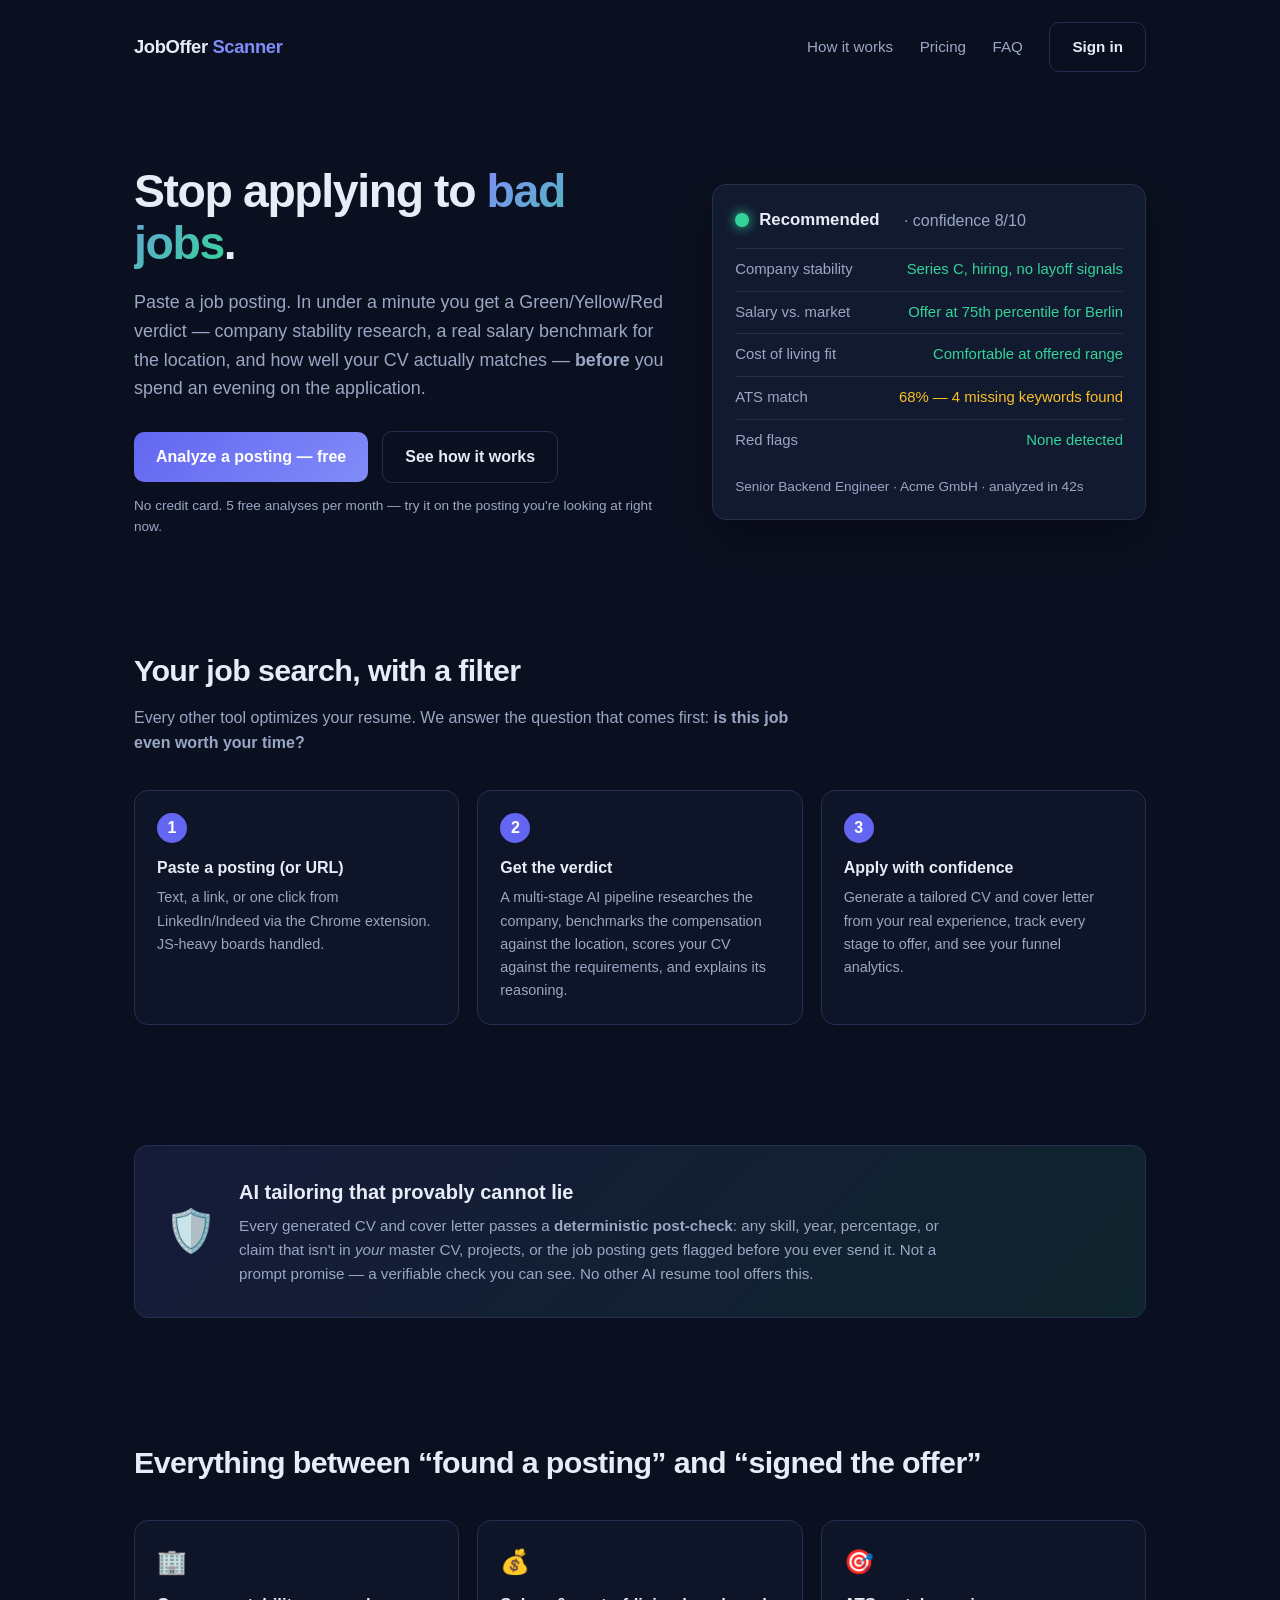
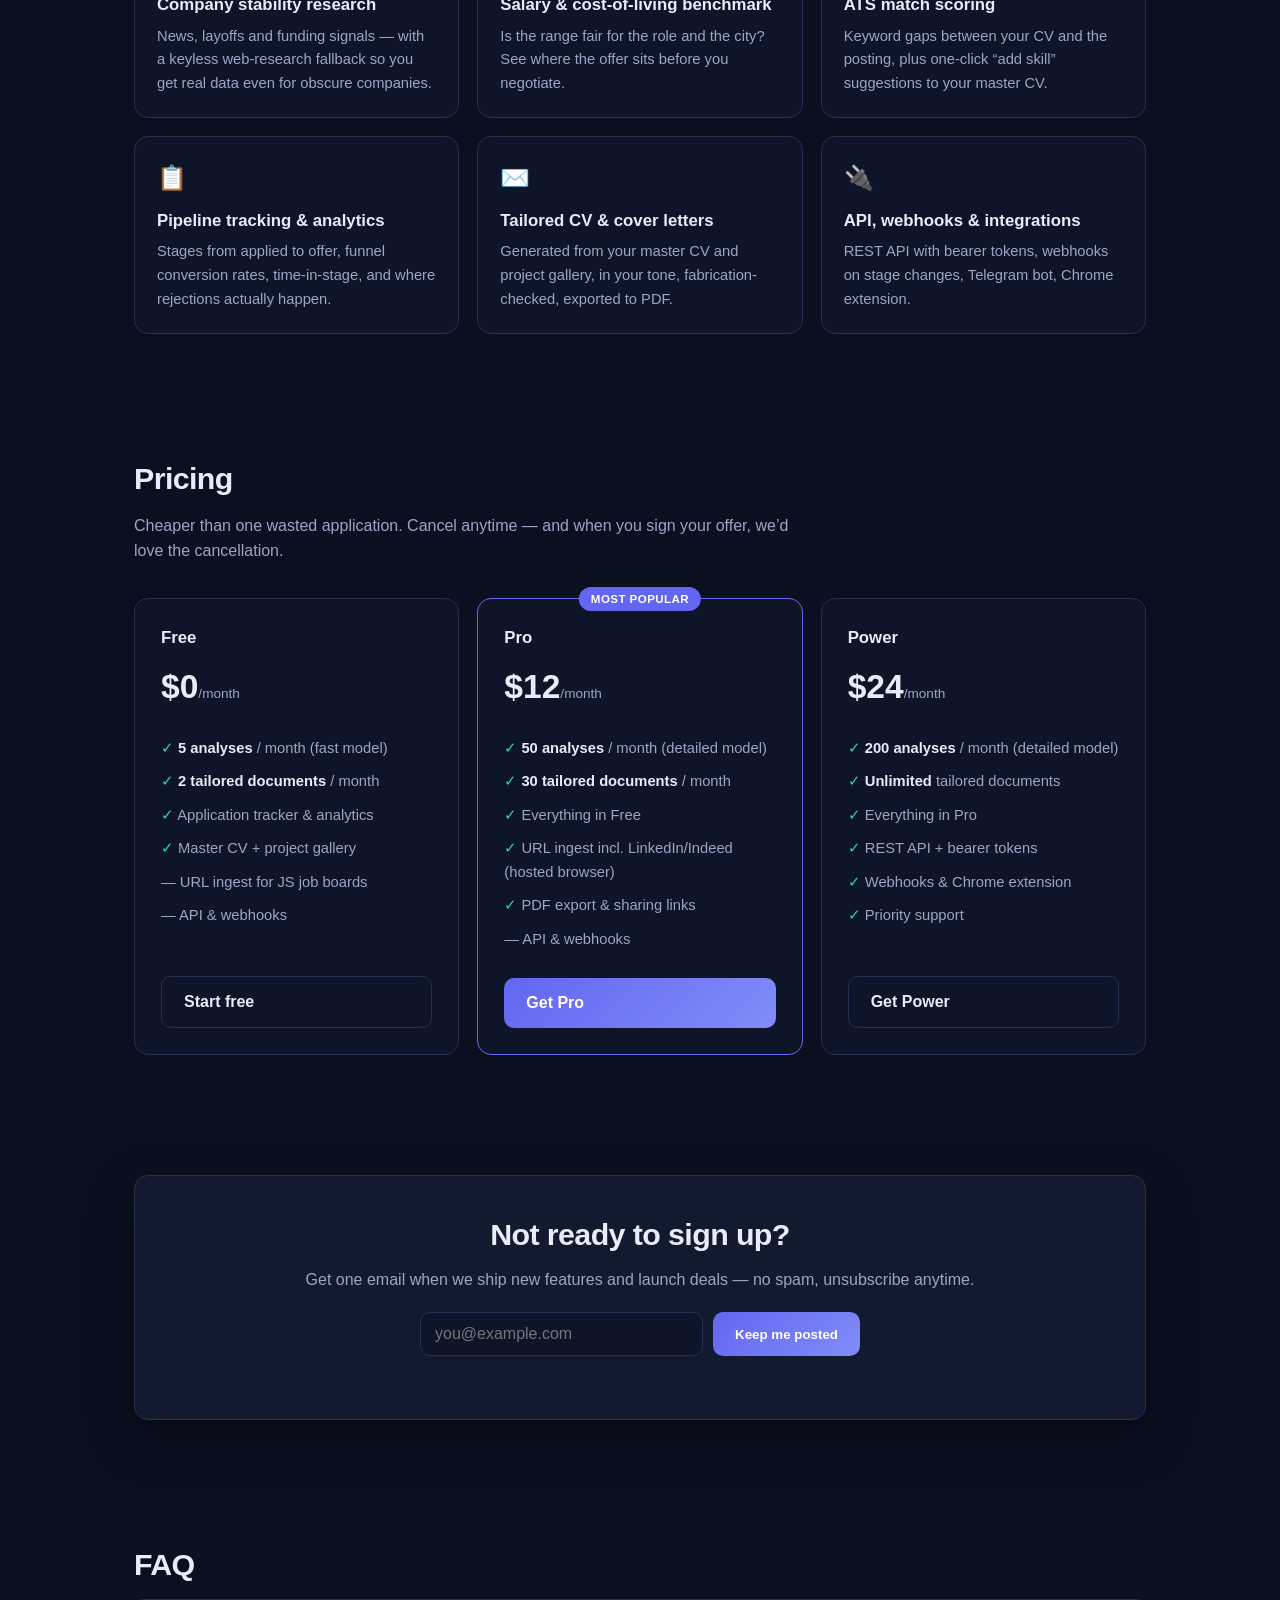
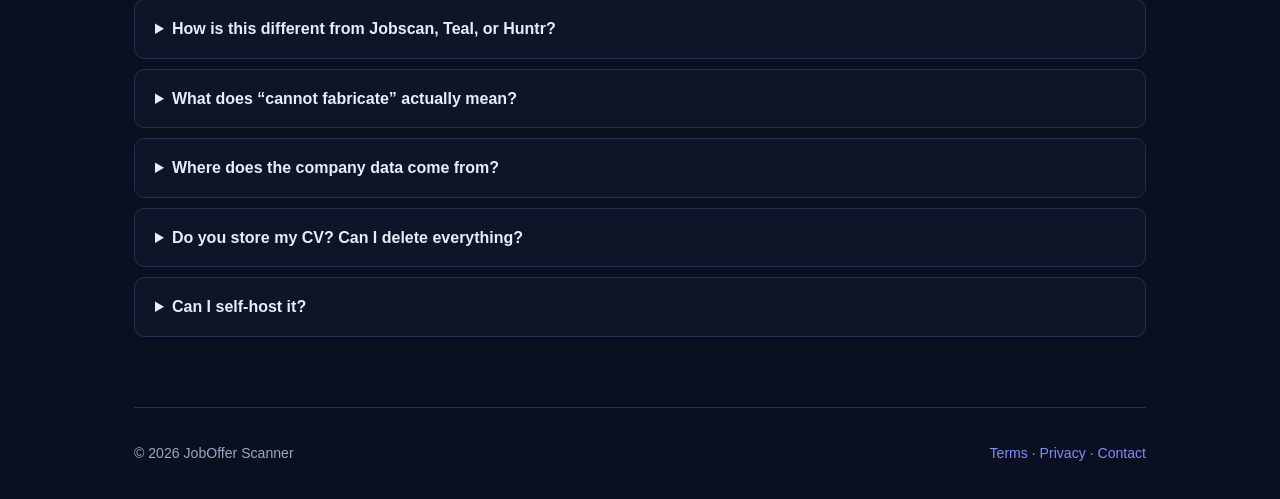
<file: landing/index.html>
<!DOCTYPE html>
<html lang="en">
<head>
<meta charset="utf-8">
<meta name="viewport" content="width=device-width, initial-scale=1">
<title>JobOffer Scanner — Stop applying to bad jobs</title>
<meta name="description" content="Paste a job posting, get a Green/Yellow/Red verdict — company stability, real salary benchmark, ATS fit — before you waste an evening on the application. AI tailoring that provably cannot fabricate.">
<meta property="og:title" content="JobOffer Scanner — Stop applying to bad jobs">
<meta property="og:description" content="Paste a posting, get a verdict: company stability, salary benchmark, ATS fit. AI CV tailoring that provably can't lie.">
<meta property="og:type" content="website">
<style>
  :root{
    --bg:#0b1020; --panel:#121a30; --panel2:#0e1528; --text:#e8ecf6; --muted:#9aa7c4;
    --green:#34d399; --yellow:#fbbf24; --red:#f87171; --accent:#6366f1; --accent2:#818cf8;
    --border:#24304f; --radius:14px;
  }
  *{box-sizing:border-box;margin:0;padding:0}
  body{font-family:-apple-system,BlinkMacSystemFont,"Segoe UI",Roboto,Inter,sans-serif;background:var(--bg);color:var(--text);line-height:1.6}
  a{color:var(--accent2);text-decoration:none}
  .wrap{max-width:1060px;margin:0 auto;padding:0 24px}
  header{padding:22px 0;display:flex;justify-content:space-between;align-items:center}
  .logo{font-weight:800;font-size:1.15rem;letter-spacing:-.02em}
  .logo span{color:var(--accent2)}
  nav a{color:var(--muted);margin-left:22px;font-size:.95rem}
  nav a:hover{color:var(--text)}
  .btn{display:inline-block;padding:12px 22px;border-radius:10px;font-weight:600;border:1px solid var(--border);color:var(--text)}
  .btn.primary{background:linear-gradient(135deg,var(--accent),var(--accent2));border:none;color:#fff}
  .btn.primary:hover{filter:brightness(1.1)}
  .btn.ghost:hover{border-color:var(--accent2)}
  /* hero */
  .hero{padding:72px 0 48px;display:grid;grid-template-columns:1.1fr .9fr;gap:48px;align-items:center}
  .hero h1{font-size:2.9rem;line-height:1.12;letter-spacing:-.03em;font-weight:800}
  .hero h1 em{font-style:normal;background:linear-gradient(135deg,var(--accent2),var(--green));-webkit-background-clip:text;background-clip:text;color:transparent}
  .hero p.sub{margin:18px 0 28px;color:var(--muted);font-size:1.12rem;max-width:34rem}
  .hero .cta-row{display:flex;gap:14px;flex-wrap:wrap;align-items:center}
  .hero .note{color:var(--muted);font-size:.85rem;margin-top:12px}
  /* verdict card demo */
  .card{background:var(--panel);border:1px solid var(--border);border-radius:var(--radius);padding:22px;box-shadow:0 18px 50px rgba(0,0,0,.35)}
  .verdict-head{display:flex;align-items:center;gap:10px;margin-bottom:14px}
  .light{width:14px;height:14px;border-radius:50%;background:var(--green);box-shadow:0 0 12px var(--green)}
  .verdict-head b{font-size:1.05rem}
  .vrow{display:flex;justify-content:space-between;padding:9px 0;border-top:1px solid var(--border);font-size:.93rem}
  .vrow .k{color:var(--muted)}
  .vrow .v.good{color:var(--green)} .vrow .v.warn{color:var(--yellow)}
  .vfoot{margin-top:14px;font-size:.85rem;color:var(--muted)}
  /* sections */
  section{padding:60px 0}
  h2{font-size:1.9rem;letter-spacing:-.02em;margin-bottom:10px}
  .lead{color:var(--muted);max-width:42rem;margin-bottom:34px}
  .grid3{display:grid;grid-template-columns:repeat(3,1fr);gap:18px}
  .feat{background:var(--panel2);border:1px solid var(--border);border-radius:var(--radius);padding:22px}
  .feat .ico{font-size:1.5rem}
  .feat h3{margin:10px 0 6px;font-size:1.05rem}
  .feat p{color:var(--muted);font-size:.92rem}
  /* no-fabrication banner */
  .guarantee{background:linear-gradient(135deg,rgba(99,102,241,.12),rgba(52,211,153,.10));border:1px solid var(--border);border-radius:var(--radius);padding:30px;display:grid;grid-template-columns:auto 1fr;gap:22px;align-items:center}
  .guarantee .shield{font-size:2.6rem}
  .guarantee h3{font-size:1.25rem;margin-bottom:6px}
  .guarantee p{color:var(--muted);font-size:.95rem;max-width:46rem}
  /* pricing */
  .plans{display:grid;grid-template-columns:repeat(3,1fr);gap:18px;align-items:stretch}
  .plan{background:var(--panel2);border:1px solid var(--border);border-radius:var(--radius);padding:26px;display:flex;flex-direction:column}
  .plan.hot{border-color:var(--accent);position:relative}
  .plan.hot .tag{position:absolute;top:-12px;left:50%;transform:translateX(-50%);background:var(--accent);color:#fff;font-size:.72rem;font-weight:700;padding:3px 12px;border-radius:99px;letter-spacing:.04em}
  .plan h3{font-size:1.05rem}
  .price{font-size:2.1rem;font-weight:800;margin:8px 0 2px}
  .price small{font-size:.85rem;color:var(--muted);font-weight:400}
  .plan ul{list-style:none;margin:16px 0 22px;flex:1}
  .plan li{padding:5px 0;color:var(--muted);font-size:.92rem}
  .plan li b{color:var(--text);font-weight:600}
  .plan li::before{content:"✓  ";color:var(--green)}
  .plan li.no::before{content:"—  ";color:var(--muted)}
  /* how */
  .steps{display:grid;grid-template-columns:repeat(3,1fr);gap:18px;counter-reset:step}
  .step{background:var(--panel2);border:1px solid var(--border);border-radius:var(--radius);padding:22px}
  .step::before{counter-increment:step;content:counter(step);display:inline-flex;width:30px;height:30px;border-radius:50%;background:var(--accent);color:#fff;font-weight:700;align-items:center;justify-content:center;margin-bottom:12px}
  .step h3{font-size:1rem;margin-bottom:6px}
  .step p{color:var(--muted);font-size:.9rem}
  /* faq + footer */
  details{background:var(--panel2);border:1px solid var(--border);border-radius:10px;padding:16px 20px;margin-bottom:10px}
  summary{cursor:pointer;font-weight:600}
  details p{margin-top:10px;color:var(--muted);font-size:.93rem}
  footer{border-top:1px solid var(--border);padding:34px 0;color:var(--muted);font-size:.88rem;display:flex;justify-content:space-between;flex-wrap:wrap;gap:12px}
  @media(max-width:860px){
    .hero{grid-template-columns:1fr;padding-top:40px}
    .grid3,.plans,.steps{grid-template-columns:1fr}
    .hero h1{font-size:2.2rem}
    .guarantee{grid-template-columns:1fr}
  }
</style>
</head>
<body>
<div class="wrap">

<header>
  <div class="logo">JobOffer <span>Scanner</span></div>
  <nav>
    <a href="#how">How it works</a>
    <a href="#pricing">Pricing</a>
    <a href="#faq">FAQ</a>
    <a class="btn ghost" href="/app">Sign in</a>
  </nav>
</header>

<section class="hero">
  <div>
    <h1>Stop applying to <em>bad jobs</em>.</h1>
    <p class="sub">Paste a job posting. In under a minute you get a Green/Yellow/Red
    verdict — company stability research, a real salary benchmark for the
    location, and how well your CV actually matches — <b>before</b> you spend an
    evening on the application.</p>
    <div class="cta-row">
      <a class="btn primary" href="/app">Analyze a posting — free</a>
      <a class="btn ghost" href="#how">See how it works</a>
    </div>
    <p class="note">No credit card. 5 free analyses per month — try it on the posting you're looking at right now.</p>
  </div>
  <div class="card" aria-label="Example verdict">
    <div class="verdict-head"><span class="light"></span><b>Recommended</b>&nbsp;<span style="color:var(--muted)">· confidence 8/10</span></div>
    <div class="vrow"><span class="k">Company stability</span><span class="v good">Series C, hiring, no layoff signals</span></div>
    <div class="vrow"><span class="k">Salary vs. market</span><span class="v good">Offer at 75th percentile for Berlin</span></div>
    <div class="vrow"><span class="k">Cost of living fit</span><span class="v good">Comfortable at offered range</span></div>
    <div class="vrow"><span class="k">ATS match</span><span class="v warn">68% — 4 missing keywords found</span></div>
    <div class="vrow"><span class="k">Red flags</span><span class="v good">None detected</span></div>
    <div class="vfoot">Senior Backend Engineer · Acme GmbH · analyzed in 42s</div>
  </div>
</section>

<section id="how">
  <h2>Your job search, with a filter</h2>
  <p class="lead">Every other tool optimizes your resume. We answer the question that comes first: <b>is this job even worth your time?</b></p>
  <div class="steps">
    <div class="step"><h3>Paste a posting (or URL)</h3><p>Text, a link, or one click from LinkedIn/Indeed via the Chrome extension. JS-heavy boards handled.</p></div>
    <div class="step"><h3>Get the verdict</h3><p>A multi-stage AI pipeline researches the company, benchmarks the compensation against the location, scores your CV against the requirements, and explains its reasoning.</p></div>
    <div class="step"><h3>Apply with confidence</h3><p>Generate a tailored CV and cover letter from your real experience, track every stage to offer, and see your funnel analytics.</p></div>
  </div>
</section>

<section>
  <div class="guarantee">
    <div class="shield">🛡️</div>
    <div>
      <h3>AI tailoring that provably cannot lie</h3>
      <p>Every generated CV and cover letter passes a <b>deterministic post-check</b>: any
      skill, year, percentage, or claim that isn't in <i>your</i> master CV, projects, or
      the job posting gets flagged before you ever send it. Not a prompt promise — a
      verifiable check you can see. No other AI resume tool offers this.</p>
    </div>
  </div>
</section>

<section>
  <h2>Everything between “found a posting” and “signed the offer”</h2>
  <p class="lead"></p>
  <div class="grid3">
    <div class="feat"><div class="ico">🏢</div><h3>Company stability research</h3><p>News, layoffs and funding signals — with a keyless web-research fallback so you get real data even for obscure companies.</p></div>
    <div class="feat"><div class="ico">💰</div><h3>Salary & cost-of-living benchmark</h3><p>Is the range fair for the role and the city? See where the offer sits before you negotiate.</p></div>
    <div class="feat"><div class="ico">🎯</div><h3>ATS match scoring</h3><p>Keyword gaps between your CV and the posting, plus one-click “add skill” suggestions to your master CV.</p></div>
    <div class="feat"><div class="ico">📋</div><h3>Pipeline tracking & analytics</h3><p>Stages from applied to offer, funnel conversion rates, time-in-stage, and where rejections actually happen.</p></div>
    <div class="feat"><div class="ico">✉️</div><h3>Tailored CV & cover letters</h3><p>Generated from your master CV and project gallery, in your tone, fabrication-checked, exported to PDF.</p></div>
    <div class="feat"><div class="ico">🔌</div><h3>API, webhooks & integrations</h3><p>REST API with bearer tokens, webhooks on stage changes, Telegram bot, Chrome extension.</p></div>
  </div>
</section>

<section id="pricing">
  <h2>Pricing</h2>
  <p class="lead">Cheaper than one wasted application. Cancel anytime — and when you sign your offer, we’d love the cancellation.</p>
  <div class="plans">
    <div class="plan">
      <h3>Free</h3>
      <div class="price">$0<small>/month</small></div>
      <ul>
        <li><b>5 analyses</b> / month (fast model)</li>
        <li><b>2 tailored documents</b> / month</li>
        <li>Application tracker & analytics</li>
        <li>Master CV + project gallery</li>
        <li class="no">URL ingest for JS job boards</li>
        <li class="no">API & webhooks</li>
      </ul>
      <a class="btn ghost" href="/app">Start free</a>
    </div>
    <div class="plan hot">
      <span class="tag">MOST POPULAR</span>
      <h3>Pro</h3>
      <div class="price">$12<small>/month</small></div>
      <ul>
        <li><b>50 analyses</b> / month (detailed model)</li>
        <li><b>30 tailored documents</b> / month</li>
        <li>Everything in Free</li>
        <li>URL ingest incl. LinkedIn/Indeed (hosted browser)</li>
        <li>PDF export & sharing links</li>
        <li class="no">API & webhooks</li>
      </ul>
      <a class="btn primary" href="/app?plan=pro">Get Pro</a>
    </div>
    <div class="plan">
      <h3>Power</h3>
      <div class="price">$24<small>/month</small></div>
      <ul>
        <li><b>200 analyses</b> / month (detailed model)</li>
        <li><b>Unlimited</b> tailored documents</li>
        <li>Everything in Pro</li>
        <li>REST API + bearer tokens</li>
        <li>Webhooks & Chrome extension</li>
        <li>Priority support</li>
      </ul>
      <a class="btn ghost" href="/app?plan=power">Get Power</a>
    </div>
  </div>
</section>

<section id="waitlist">
  <div class="card" style="text-align:center;padding:34px">
    <h2 style="margin-bottom:8px">Not ready to sign up?</h2>
    <p class="lead" style="margin:0 auto 20px">Get one email when we ship new
    features and launch deals — no spam, unsubscribe anytime.</p>
    <form id="wl-form" style="display:flex;gap:10px;max-width:440px;margin:0 auto;flex-wrap:wrap;justify-content:center">
      <input id="wl-email" type="email" required placeholder="you@example.com"
        style="flex:1;min-width:220px;padding:12px 14px;border-radius:10px;border:1px solid var(--border);background:var(--panel2);color:var(--text);font-size:1rem">
      <button class="btn primary" type="submit">Keep me posted</button>
    </form>
    <p id="wl-msg" style="margin-top:12px;font-size:.9rem;color:var(--muted);min-height:1.2em"></p>
  </div>
</section>
<script>
  // The API base. Behind the recommended proxy the API is mounted at /api;
  // override here if you host it elsewhere.
  const API_BASE = "/api";
  const form = document.getElementById("wl-form");
  const msg = document.getElementById("wl-msg");
  form.addEventListener("submit", async (e) => {
    e.preventDefault();
    const email = document.getElementById("wl-email").value.trim();
    msg.textContent = "Adding you…";
    try {
      const r = await fetch(API_BASE + "/waitlist", {
        method: "POST",
        headers: {"Content-Type": "application/json"},
        body: JSON.stringify({email, source: "landing"}),
      });
      const data = await r.json().catch(() => ({}));
      if (r.ok) {
        msg.style.color = "var(--green)";
        msg.textContent = data.already
          ? "You're already on the list — thanks!"
          : "You're in. We'll be in touch.";
        form.reset();
      } else {
        msg.style.color = "var(--red)";
        msg.textContent = data.detail || "Something went wrong. Try again.";
      }
    } catch (err) {
      msg.style.color = "var(--red)";
      msg.textContent = "Network error. Try again.";
    }
  });
</script>

<section id="faq">
  <h2>FAQ</h2>
  <details><summary>How is this different from Jobscan, Teal, or Huntr?</summary>
    <p>Those tools optimize your <i>artifacts</i> — resume keywords, LinkedIn profile, application volume.
    JobOffer Scanner evaluates <i>the job itself</i>: whether the company is stable, whether the pay is fair
    for the location, and whether you're actually a fit — before you invest the evening. Tailoring and
    tracking are included, but the verdict comes first.</p></details>
  <details><summary>What does “cannot fabricate” actually mean?</summary>
    <p>After the AI drafts a tailored CV or cover letter, a deterministic (non-AI) check compares every
    skill, year, percentage and quantitative claim in the output against your master CV, your project
    gallery, and the job posting. Anything new is flagged for your review. The check is code, not a prompt —
    it can't be sweet-talked.</p></details>
  <details><summary>Where does the company data come from?</summary>
    <p>News and layoff signals from structured sources where available, with an AI-directed web-search
    fallback for companies those sources miss. Every briefing labels what's sourced vs. inferred and tells
    you what to verify yourself. It's a research head-start, not an oracle.</p></details>
  <details><summary>Do you store my CV? Can I delete everything?</summary>
    <p>Your master CV lives in your account, encrypted in transit and access-scoped to you. You can export
    your full data as JSON or delete the account (password-confirmed) at any time — deletion cascades
    through everything.</p></details>
  <details><summary>Can I self-host it?</summary>
    <p>Yes — the project runs self-hosted with Docker Compose, with no plan limits when billing isn't
    configured. The hosted version is for people who'd rather not run Postgres on a Tuesday night.</p></details>
</section>

<footer>
  <div>© 2026 JobOffer Scanner</div>
  <div>
    <a href="/terms">Terms</a> · <a href="/privacy">Privacy</a> ·
    <a href="mailto:hello@example.com">Contact</a>
  </div>
</footer>

</div>
</body>
</html>
</file>
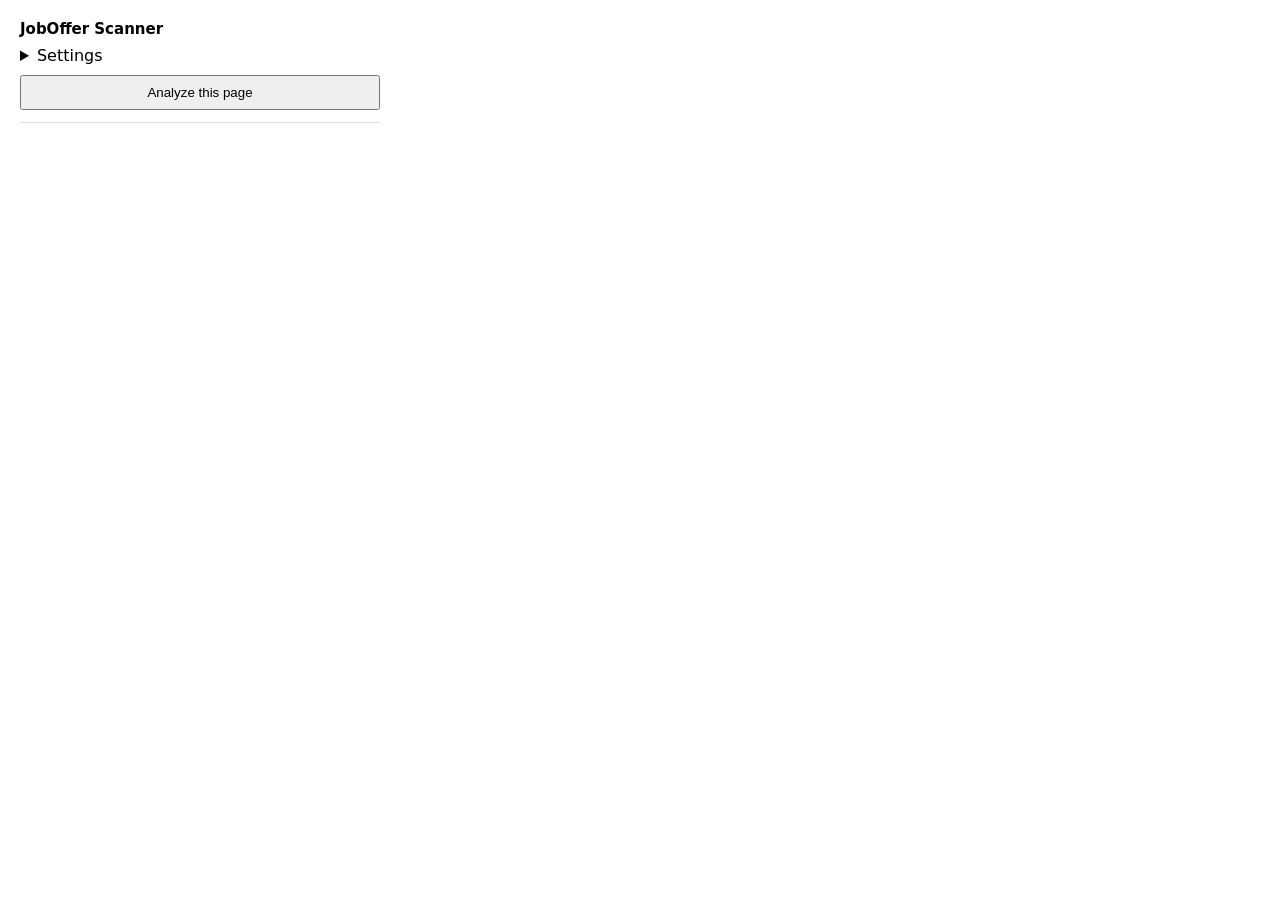
<file: chrome-extension/popup.html>
<!DOCTYPE html>
<html lang="en">
  <head>
    <meta charset="utf-8" />
    <style>
      body { font-family: system-ui, sans-serif; width: 360px; padding: 12px; }
      h1 { font-size: 15px; margin: 0 0 8px; }
      label { display: block; font-size: 12px; margin-top: 8px; color: #444; }
      input { width: 100%; box-sizing: border-box; padding: 6px; margin-top: 2px; }
      button { margin-top: 10px; padding: 8px 12px; cursor: pointer; width: 100%; }
      #verdict { font-size: 18px; margin-top: 12px; font-weight: 600; }
      #report { margin-top: 8px; max-height: 280px; overflow: auto;
                white-space: pre-wrap; font-size: 12px; border-top: 1px solid #ddd;
                padding-top: 8px; }
      .muted { color: #888; font-size: 11px; }
      .error { color: #c0392b; font-size: 12px; margin-top: 8px; }
      details { margin-top: 8px; }
    </style>
  </head>
  <body>
    <h1>JobOffer Scanner</h1>

    <details id="settings">
      <summary>Settings</summary>
      <label>API base URL
        <input id="baseUrl" placeholder="https://yourdomain.com" />
      </label>
      <label>API token (jos_…)
        <input id="token" type="password" placeholder="jos_…" />
      </label>
      <button id="save">Save settings</button>
      <div class="muted">Create a token in the web app → sidebar → API tokens.</div>
    </details>

    <button id="analyze">Analyze this page</button>

    <div id="verdict"></div>
    <div id="error" class="error"></div>
    <div id="report"></div>

    <script src="extract.js"></script>
    <script src="popup.js"></script>
  </body>
</html>
</file>
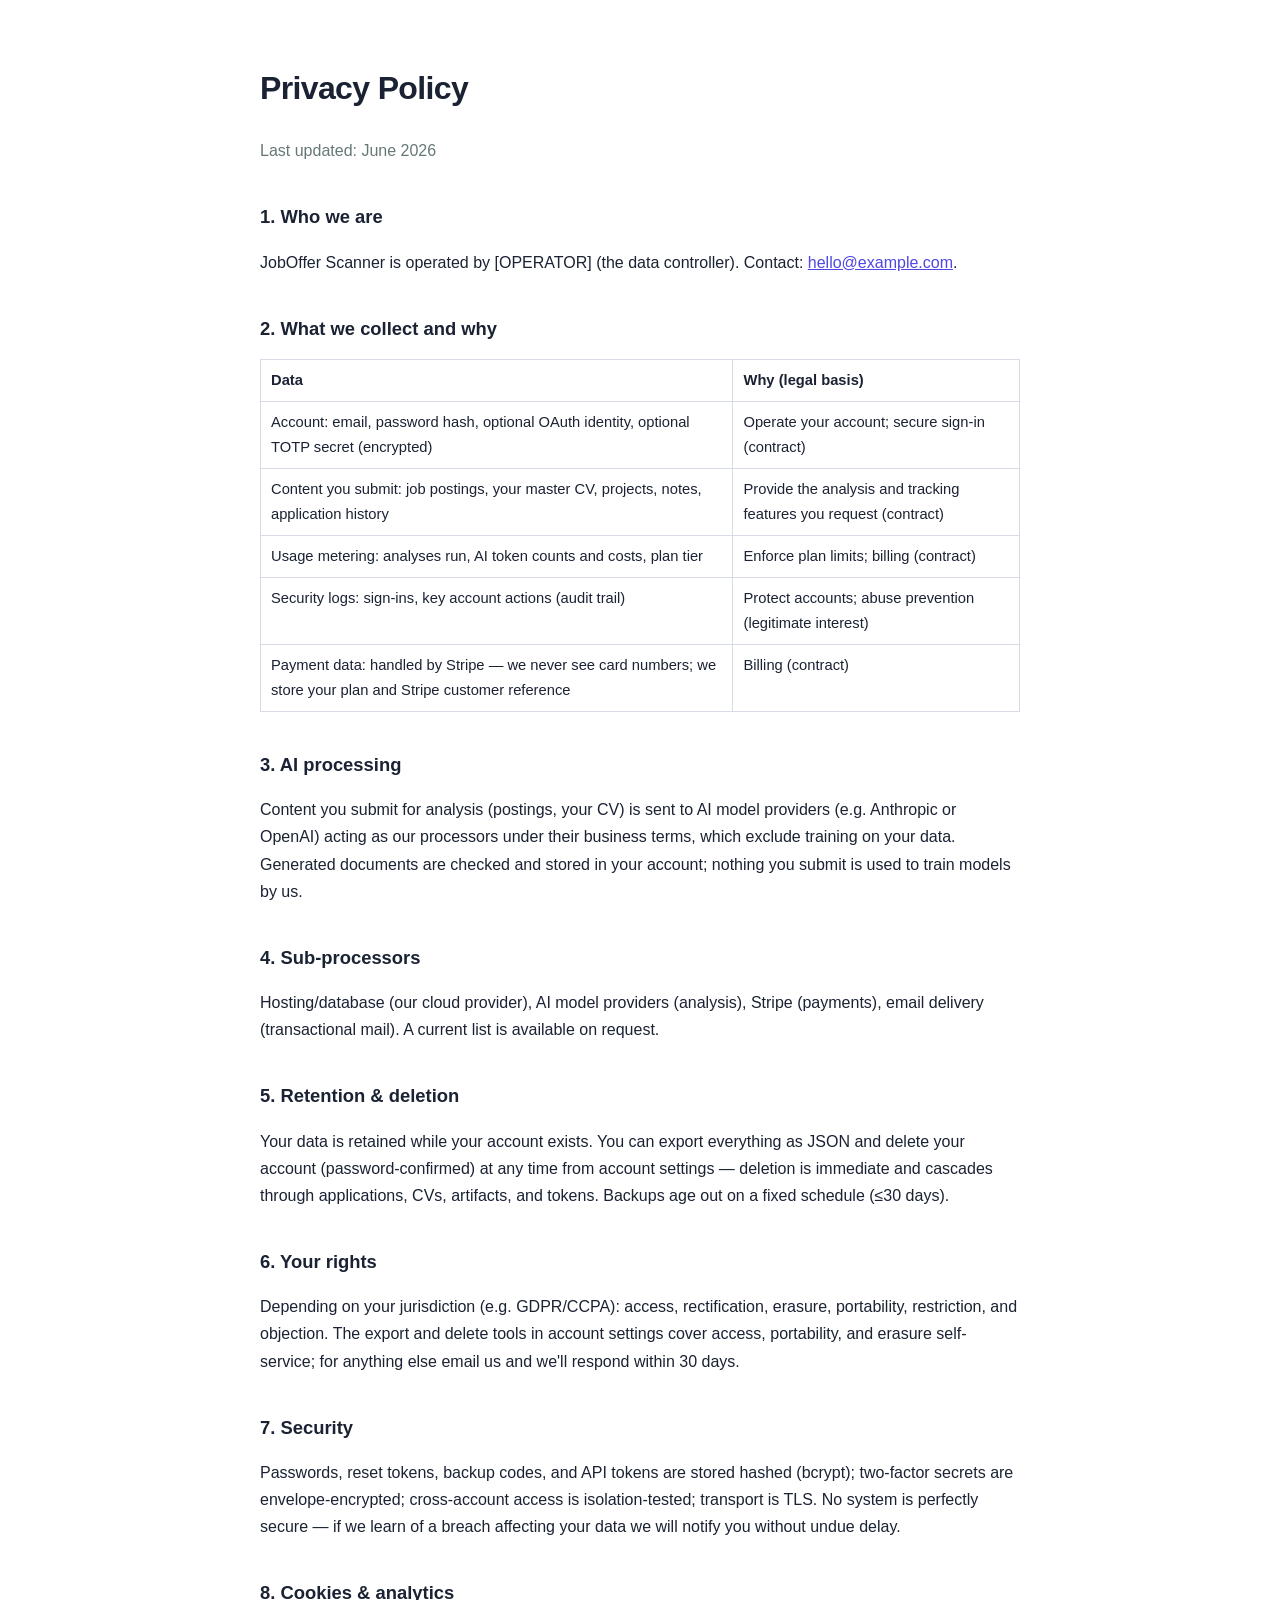
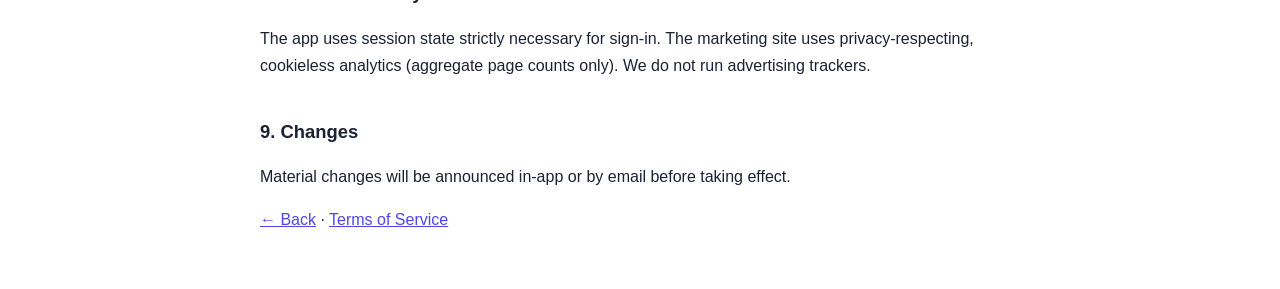
<file: landing/privacy.html>
<!DOCTYPE html>
<html lang="en">
<head>
<meta charset="utf-8"><meta name="viewport" content="width=device-width, initial-scale=1">
<title>Privacy Policy — JobOffer Scanner</title>
<style>
  body{font-family:-apple-system,BlinkMacSystemFont,"Segoe UI",Roboto,sans-serif;max-width:760px;margin:0 auto;padding:40px 24px;line-height:1.7;color:#1a2233}
  h1{letter-spacing:-.02em} h2{margin-top:2em;font-size:1.15rem}
  .updated{color:#677} a{color:#4f46e5}
  table{border-collapse:collapse;width:100%;font-size:.92rem}
  td,th{border:1px solid #d6dbe6;padding:8px 10px;text-align:left;vertical-align:top}
</style>
</head>
<body>
<!-- TEMPLATE: have a lawyer review before launch (esp. if serving EU users —
     GDPR Art. 13 disclosures, processor list, and legal bases below are a
     starting point, not a guarantee). Replace [OPERATOR] and the contact. -->
<h1>Privacy Policy</h1>
<p class="updated">Last updated: June 2026</p>

<h2>1. Who we are</h2>
<p>JobOffer Scanner is operated by [OPERATOR] (the data controller). Contact:
<a href="mailto:hello@example.com">hello@example.com</a>.</p>

<h2>2. What we collect and why</h2>
<table>
<tr><th>Data</th><th>Why (legal basis)</th></tr>
<tr><td>Account: email, password hash, optional OAuth identity, optional TOTP secret (encrypted)</td>
    <td>Operate your account; secure sign-in (contract)</td></tr>
<tr><td>Content you submit: job postings, your master CV, projects, notes, application history</td>
    <td>Provide the analysis and tracking features you request (contract)</td></tr>
<tr><td>Usage metering: analyses run, AI token counts and costs, plan tier</td>
    <td>Enforce plan limits; billing (contract)</td></tr>
<tr><td>Security logs: sign-ins, key account actions (audit trail)</td>
    <td>Protect accounts; abuse prevention (legitimate interest)</td></tr>
<tr><td>Payment data: handled by Stripe — we never see card numbers; we store your plan and Stripe customer reference</td>
    <td>Billing (contract)</td></tr>
</table>

<h2>3. AI processing</h2>
<p>Content you submit for analysis (postings, your CV) is sent to AI model
providers (e.g. Anthropic or OpenAI) acting as our processors under their
business terms, which exclude training on your data. Generated documents are
checked and stored in your account; nothing you submit is used to train models
by us.</p>

<h2>4. Sub-processors</h2>
<p>Hosting/database (our cloud provider), AI model providers (analysis), Stripe
(payments), email delivery (transactional mail). A current list is available on
request.</p>

<h2>5. Retention &amp; deletion</h2>
<p>Your data is retained while your account exists. You can export everything as
JSON and delete your account (password-confirmed) at any time from account
settings — deletion is immediate and cascades through applications, CVs,
artifacts, and tokens. Backups age out on a fixed schedule (≤30 days).</p>

<h2>6. Your rights</h2>
<p>Depending on your jurisdiction (e.g. GDPR/CCPA): access, rectification,
erasure, portability, restriction, and objection. The export and delete tools in
account settings cover access, portability, and erasure self-service; for
anything else email us and we'll respond within 30 days.</p>

<h2>7. Security</h2>
<p>Passwords, reset tokens, backup codes, and API tokens are stored hashed
(bcrypt); two-factor secrets are envelope-encrypted; cross-account access is
isolation-tested; transport is TLS. No system is perfectly secure — if we learn
of a breach affecting your data we will notify you without undue delay.</p>

<h2>8. Cookies &amp; analytics</h2>
<p>The app uses session state strictly necessary for sign-in. The marketing site
uses privacy-respecting, cookieless analytics (aggregate page counts only). We
do not run advertising trackers.</p>

<h2>9. Changes</h2>
<p>Material changes will be announced in-app or by email before taking effect.</p>

<p><a href="/">&larr; Back</a> · <a href="/terms">Terms of Service</a></p>
</body>
</html>
</file>
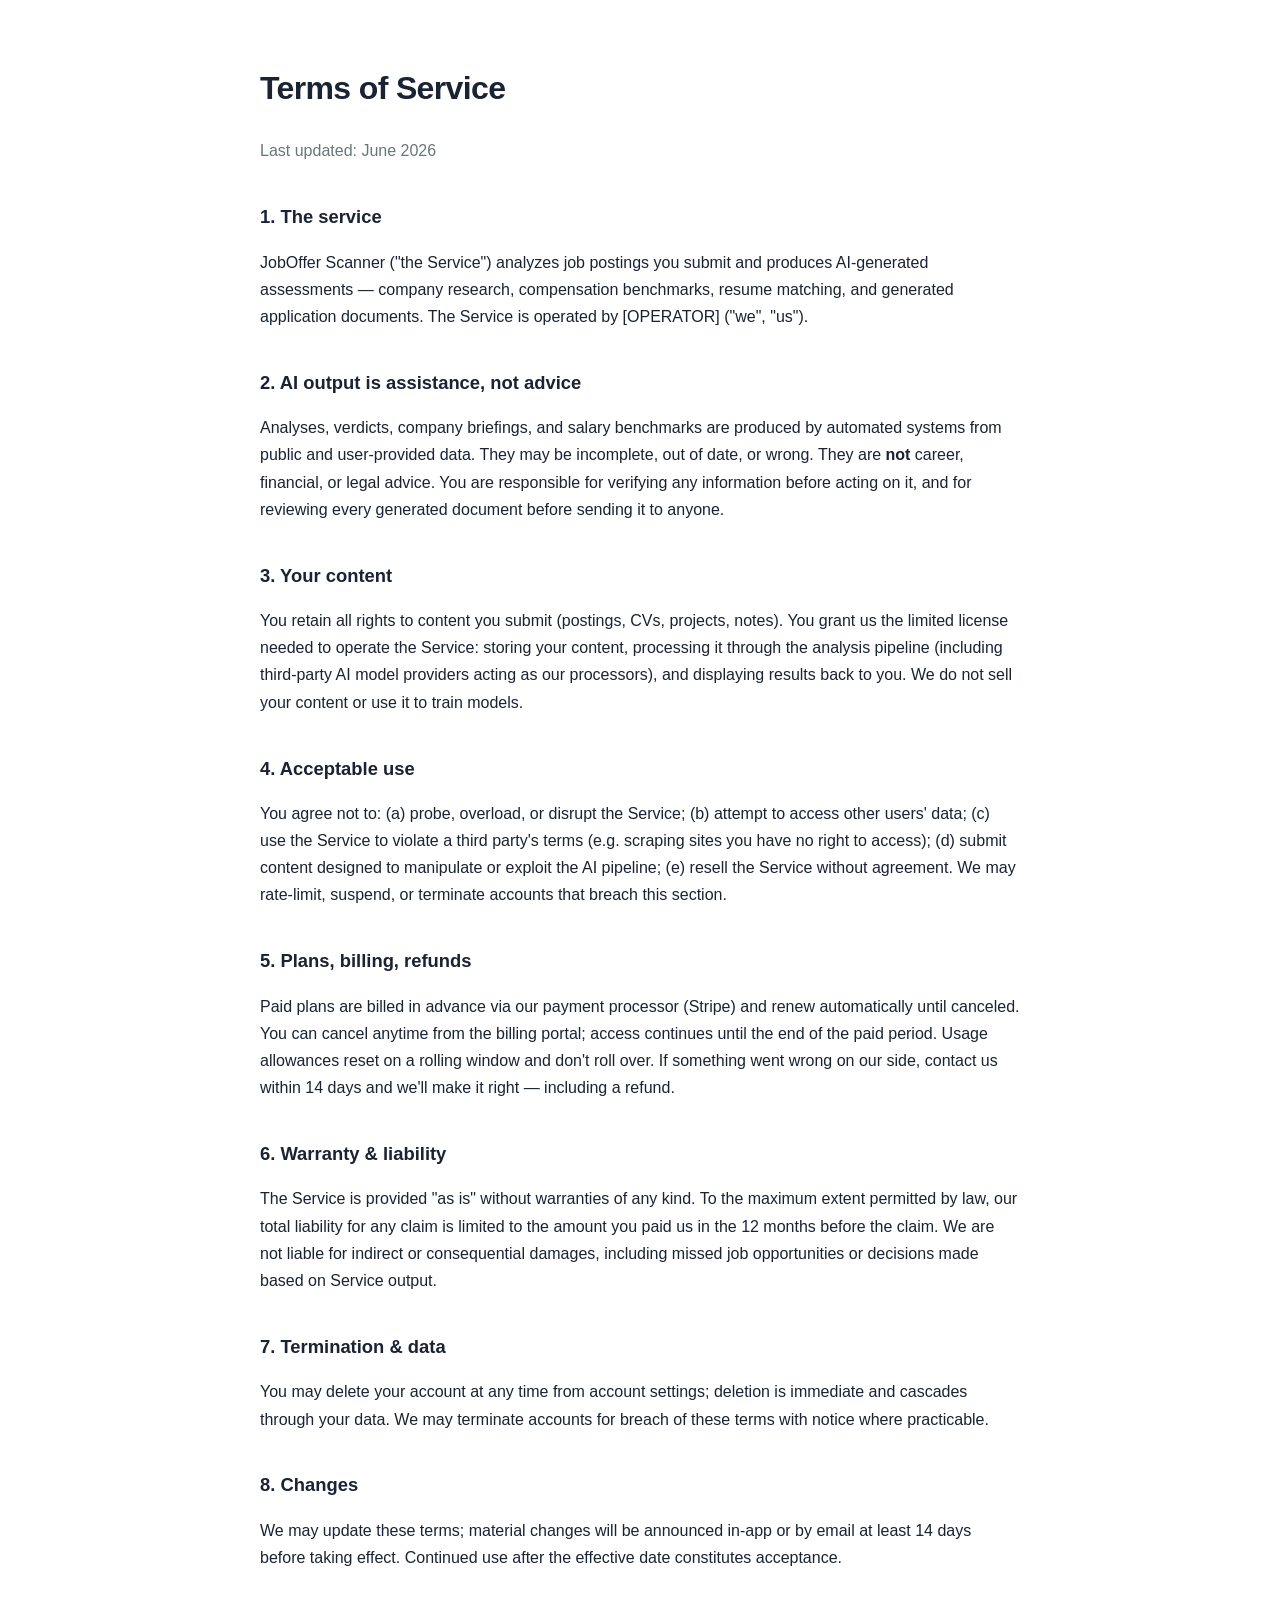
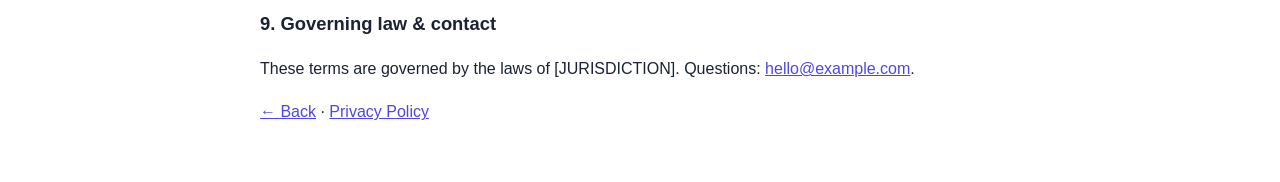
<file: landing/terms.html>
<!DOCTYPE html>
<html lang="en">
<head>
<meta charset="utf-8"><meta name="viewport" content="width=device-width, initial-scale=1">
<title>Terms of Service — JobOffer Scanner</title>
<style>
  body{font-family:-apple-system,BlinkMacSystemFont,"Segoe UI",Roboto,sans-serif;max-width:760px;margin:0 auto;padding:40px 24px;line-height:1.7;color:#1a2233}
  h1{letter-spacing:-.02em} h2{margin-top:2em;font-size:1.15rem}
  .muted{color:#5b6678} .updated{color:#677}
  a{color:#4f46e5}
</style>
</head>
<body>
<!-- TEMPLATE: have a lawyer review before charging money. Replace
     [OPERATOR], [JURISDICTION], and the contact address. -->
<h1>Terms of Service</h1>
<p class="updated">Last updated: June 2026</p>

<h2>1. The service</h2>
<p>JobOffer Scanner ("the Service") analyzes job postings you submit and produces
AI-generated assessments — company research, compensation benchmarks, resume
matching, and generated application documents. The Service is operated by
[OPERATOR] ("we", "us").</p>

<h2>2. AI output is assistance, not advice</h2>
<p>Analyses, verdicts, company briefings, and salary benchmarks are produced by
automated systems from public and user-provided data. They may be incomplete,
out of date, or wrong. They are <b>not</b> career, financial, or legal advice.
You are responsible for verifying any information before acting on it, and for
reviewing every generated document before sending it to anyone.</p>

<h2>3. Your content</h2>
<p>You retain all rights to content you submit (postings, CVs, projects, notes).
You grant us the limited license needed to operate the Service: storing your
content, processing it through the analysis pipeline (including third-party AI
model providers acting as our processors), and displaying results back to you.
We do not sell your content or use it to train models.</p>

<h2>4. Acceptable use</h2>
<p>You agree not to: (a) probe, overload, or disrupt the Service; (b) attempt to
access other users' data; (c) use the Service to violate a third party's terms
(e.g. scraping sites you have no right to access); (d) submit content designed
to manipulate or exploit the AI pipeline; (e) resell the Service without
agreement. We may rate-limit, suspend, or terminate accounts that breach this
section.</p>

<h2>5. Plans, billing, refunds</h2>
<p>Paid plans are billed in advance via our payment processor (Stripe) and renew
automatically until canceled. You can cancel anytime from the billing portal;
access continues until the end of the paid period. Usage allowances reset on a
rolling window and don't roll over. If something went wrong on our side, contact
us within 14 days and we'll make it right — including a refund.</p>

<h2>6. Warranty &amp; liability</h2>
<p>The Service is provided "as is" without warranties of any kind. To the maximum
extent permitted by law, our total liability for any claim is limited to the
amount you paid us in the 12 months before the claim. We are not liable for
indirect or consequential damages, including missed job opportunities or
decisions made based on Service output.</p>

<h2>7. Termination &amp; data</h2>
<p>You may delete your account at any time from account settings; deletion is
immediate and cascades through your data. We may terminate accounts for breach
of these terms with notice where practicable.</p>

<h2>8. Changes</h2>
<p>We may update these terms; material changes will be announced in-app or by
email at least 14 days before taking effect. Continued use after the effective
date constitutes acceptance.</p>

<h2>9. Governing law &amp; contact</h2>
<p>These terms are governed by the laws of [JURISDICTION]. Questions:
<a href="mailto:hello@example.com">hello@example.com</a>.</p>

<p><a href="/">&larr; Back</a> · <a href="/privacy">Privacy Policy</a></p>
</body>
</html>
</file>
